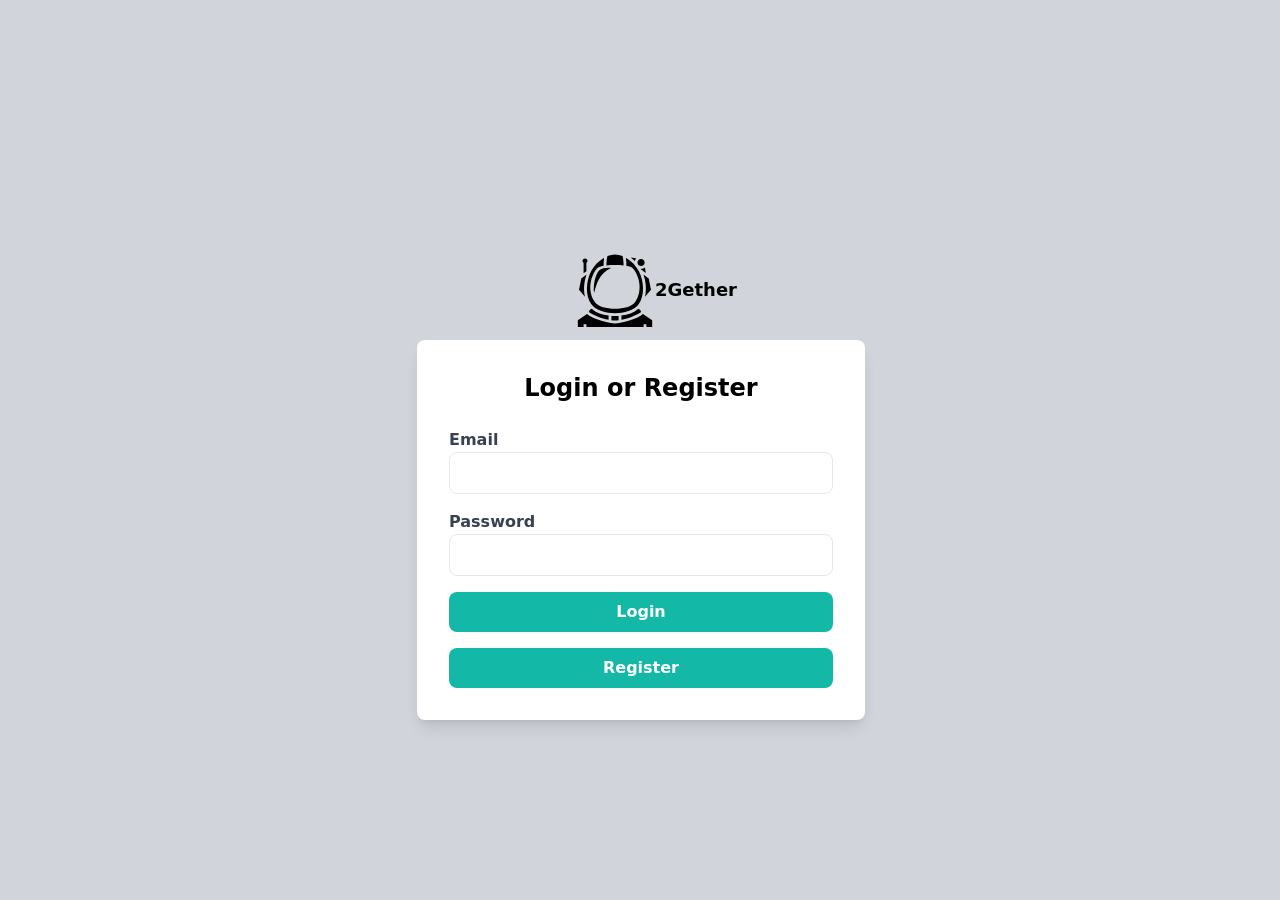
<file: index.html>
<!DOCTYPE html>
<html lang="en">
  <head>
    <meta charset="UTF-8" />
    <meta name="viewport" content="width=device-width, initial-scale=1.0" />
    <link rel="preconnect" href="https://fonts.googleapis.com" />
    <link rel="preconnect" href="https://fonts.gstatic.com" crossorigin />
    <link
      href="https://fonts.googleapis.com/css2?family=Roboto:wght@400;500;700&display=swap"
      rel="stylesheet"
    />
    <link rel="stylesheet" href="css/style.css" />
    <script type="module" src="js/auth/login.js"></script>
    <script src="js/script.js" type="module"></script>
    <title>Profile | CSS Framework</title>
  </head>
  <body>
    <main>
      <section
        class="bg-gray-300 flex items-center justify-center min-h-screen"
      >
        <div
          class="relative bottom-40 left-40 xs:left-52 sm:left-60 lg:left-60 flex justify-center items-center h-64"
        >
          <svg
            width="80"
            height="79"
            viewBox="0 0 80 79"
            fill="none"
            xmlns="http://www.w3.org/2000/svg"
          >
            <path
              d="M40 3.53485C37.4881 3.53485 34.9414 4.10811 32.4722 5.10862C32.14 6.11144 31.8664 7.37706 31.7102 8.75934C31.5055 10.5713 31.4398 12.5564 31.418 14.418C36.7092 13.8487 43.2908 13.8487 48.582 14.418C48.5602 12.5564 48.4945 10.5712 48.2898 8.75918C48.1336 7.37722 47.8602 6.11144 47.5278 5.10862C45.0586 4.10811 42.5119 3.53485 40 3.53485ZM55.7131 6.50596C57.1686 7.59008 58.5423 8.79254 59.8197 10.0768C60.0588 9.05473 60.5525 8.12553 61.2306 7.35724L55.7131 6.50596ZM29.1459 6.73495C23.728 9.84253 18.9823 14.8365 16.2472 20.0035C11.0784 29.7683 10.0456 44.1258 16.1644 53.0158C20.7478 59.6739 31.2931 62.2439 40 62.2439C48.7069 62.2439 59.2523 59.6742 63.8355 53.0156C69.9545 44.1258 68.9214 29.7683 63.7527 20.0033C61.0177 14.8363 56.272 9.84269 50.8542 6.73495C50.9445 7.29592 51.0194 7.8704 51.0852 8.45381C51.323 10.5584 51.3839 12.7874 51.3998 14.7961C54.3225 15.2808 56.5625 15.9836 57.5 16.9058C62.5 21.8238 69.3027 37.6068 60 51.332C54.1166 60.0123 25.8834 60.0123 20 51.332C10.6973 37.6068 17.5 21.8238 22.5 16.9058C23.4375 15.9836 25.6773 15.2808 28.6 14.7961C28.6161 12.7874 28.677 10.5584 28.9148 8.45381C28.9805 7.8704 29.0556 7.29592 29.1459 6.73495ZM10 7.37706C8.61922 7.37706 7.5 8.47793 7.5 9.83608C7.50004 10.2369 7.59972 10.6317 7.79036 10.986C7.98099 11.3403 8.25679 11.6434 8.59375 11.8689V22.3617L11.4062 20.2869V11.8663C11.7428 11.6411 12.0184 11.3384 12.209 10.9846C12.3996 10.6308 12.4995 10.2365 12.5 9.83608C12.5 8.47793 11.3808 7.37706 10 7.37706ZM66.0641 7.94264C64.0625 7.94264 62.4703 9.50872 62.4703 11.4775C62.4703 13.4462 64.0625 15.0123 66.0641 15.0123C68.0656 15.0123 69.6578 13.4462 69.6578 11.4775C69.6578 9.50872 68.0656 7.94264 66.0641 7.94264ZM70.0128 16.427C68.9222 17.2718 67.5506 17.7787 66.0644 17.7787C65.948 17.7787 65.8331 17.7746 65.7184 17.7684C65.845 17.9909 65.969 18.2148 66.0903 18.44L70.7547 21.8811L70.0128 16.427ZM32.6969 16.8112C30.0005 16.8251 26.8756 17.3886 24.3792 19.2887C20.2177 22.4559 17.6552 36.9264 19.1464 41.8445C21.7377 32.3516 24.1453 22.784 36.0089 17.0585C34.9133 16.8896 33.8058 16.807 32.6969 16.8112ZM11.5945 23.6058L6.27344 27.5315L4.01094 38.6597L9.97656 45.7008C8.26609 38.5508 9.07406 30.5281 11.5945 23.6058ZM68.4055 23.6058C70.9258 30.5282 71.7339 38.5508 70.0234 45.7007L75.9891 38.6594L73.7266 27.5312L68.4055 23.6058ZM16.6633 57.7761C16.1034 57.956 15.5302 58.2996 15.0567 58.7651C14.4105 59.4008 14.013 60.2144 13.9373 60.9327C13.9702 60.9887 14.0316 61.1106 14.2077 61.265C14.5909 61.6013 15.2534 62.0596 16.1025 62.5496C17.8005 63.5301 20.2509 64.6638 23.0095 65.7191C26.3184 66.985 30.0955 68.1326 33.5936 68.8512V64.6079C27.4264 63.821 21.1098 61.7916 16.6633 57.7761ZM63.3367 57.7761C58.8902 61.7913 52.5734 63.8207 46.4062 64.6076V68.8509C49.9042 68.1323 53.6813 66.9847 56.9903 65.7188C59.7489 64.6637 62.1994 63.5298 63.8973 62.5494C64.7464 62.0591 65.4089 61.6011 65.7922 61.2646C65.9683 61.1103 66.0297 60.9884 66.0625 60.9326C65.9872 60.2141 65.5895 59.4003 64.9433 58.7648C64.4698 58.2991 63.8964 57.9558 63.3367 57.7758V57.7761ZM12.0816 63.1048L2.8125 69.1829V75.9221H8.59375V73.1558H11.4062V75.9221H68.5938V73.1558H71.4062V75.9221H77.1875V69.1829L67.9184 63.1048C67.8345 63.1798 67.7497 63.2539 67.6648 63.3288C67.052 63.8662 66.2692 64.3877 65.3214 64.9351C63.4256 66.0294 60.8761 67.2009 58.0097 68.2973C52.2769 70.4902 45.3516 72.3873 40 72.3873C34.6484 72.3873 27.7231 70.4903 21.9903 68.2977C19.1239 67.2011 16.5744 66.0297 14.6786 64.9353C13.7308 64.3881 12.948 63.8664 12.3352 63.3288C12.2503 63.2539 12.1655 63.1798 12.0816 63.1048ZM36.4062 64.8848V69.3406C37.6931 69.5192 38.9081 69.6209 40 69.6209C41.0919 69.6209 42.3069 69.5192 43.5938 69.3406V64.8848C41.2009 65.0518 38.7991 65.0518 36.4062 64.8848Z"
              fill="black"
            />
          </svg>
          <h1 class="font-bold text-lg">2Gether</h1>
        </div>
        <div
          class="relative top-20 right-20 w-full max-w-md bg-white p-8 rounded-lg shadow-lg"
        >
          <h2 class="text-2xl font-bold text-center mb-6">Login or Register</h2>

          <form
            name="auth"
            action="profile.html"
            method="POST"
            class="space-y-4"
          >
            <div id="message"></div>
            <div>
              <label for="email" class="block text-gray-700 font-semibold"
                >Email</label
              >
              <input
                type="text"
                id="email"
                name="email"
                required
                class="w-full px-4 py-2 border rounded-lg focus:outline-none focus:border-blue-500"
              />
            </div>
            <div>
              <label for="password" class="block text-gray-700 font-semibold"
                >Password</label
              >
              <input
                type="password"
                id="password"
                name="password"
                minlength="8"
                required
                class="w-full px-4 py-2 border rounded-lg focus:outline-none focus:border-blue-500"
              />
            </div>
            <button
              type="submit"
              name="submit"
              id="submit"
              class="w-full bg-teal-500 text-white py-2 rounded-lg font-semibold hover:bg-teal-300 transition-colors"
            >
              Login
            </button>
            <a
              href="register.html"
              class="w-full inline-block text-center bg-teal-500 text-white py-2 rounded-lg font-semibold hover:bg-teal-300 transition-colors"
            >
              Register
            </a>
          </form>
        </div>
      </section>
    </main>
  </body>
</html>
</file>
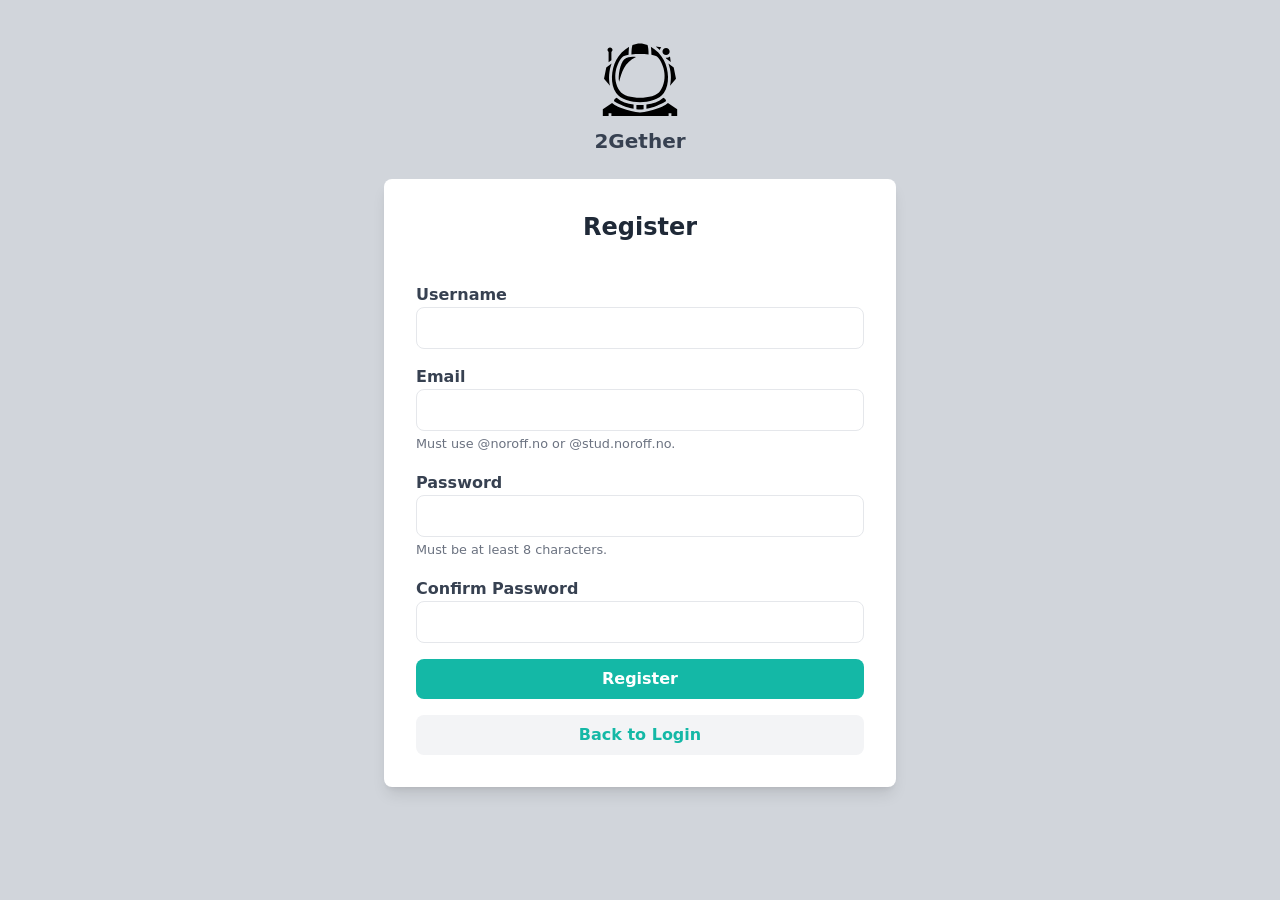
<file: register.html>
<!DOCTYPE html>
<html lang="en">
  <head>
    <meta charset="UTF-8" />
    <meta name="viewport" content="width=device-width, initial-scale=1.0" />
    <title>CSS Framework|Register</title>
    <link rel="stylesheet" href="css/style.css" />
    <script src="js/auth/register.js" type="module"></script>
    <script src="js/script.js" type="module"></script>
  </head>
  <body class="bg-gray-300 flex items-center justify-center min-h-screen">
    <!-- Logo Section -->
    <main class="absolute top-10 w-full flex flex-col items-center">
      <!-- Logo Section -->
      <div class="flex flex-col items-center space-y-2 mb-6">
        <svg
          width="80"
          height="79"
          viewBox="0 0 80 79"
          fill="none"
          xmlns="http://www.w3.org/2000/svg"
        >
          <path
            d="M40 3.53485C37.4881 3.53485 34.9414 4.10811 32.4722 5.10862C32.14 6.11144 31.8664 7.37706 31.7102 8.75934C31.5055 10.5713 31.4398 12.5564 31.418 14.418C36.7092 13.8487 43.2908 13.8487 48.582 14.418C48.5602 12.5564 48.4945 10.5712 48.2898 8.75918C48.1336 7.37722 47.8602 6.11144 47.5278 5.10862C45.0586 4.10811 42.5119 3.53485 40 3.53485ZM55.7131 6.50596C57.1686 7.59008 58.5423 8.79254 59.8197 10.0768C60.0588 9.05473 60.5525 8.12553 61.2306 7.35724L55.7131 6.50596ZM29.1459 6.73495C23.728 9.84253 18.9823 14.8365 16.2472 20.0035C11.0784 29.7683 10.0456 44.1258 16.1644 53.0158C20.7478 59.6739 31.2931 62.2439 40 62.2439C48.7069 62.2439 59.2523 59.6742 63.8355 53.0156C69.9545 44.1258 68.9214 29.7683 63.7527 20.0033C61.0177 14.8363 56.272 9.84269 50.8542 6.73495C50.9445 7.29592 51.0194 7.8704 51.0852 8.45381C51.323 10.5584 51.3839 12.7874 51.3998 14.7961C54.3225 15.2808 56.5625 15.9836 57.5 16.9058C62.5 21.8238 69.3027 37.6068 60 51.332C54.1166 60.0123 25.8834 60.0123 20 51.332C10.6973 37.6068 17.5 21.8238 22.5 16.9058C23.4375 15.9836 25.6773 15.2808 28.6 14.7961C28.6161 12.7874 28.677 10.5584 28.9148 8.45381C28.9805 7.8704 29.0556 7.29592 29.1459 6.73495ZM10 7.37706C8.61922 7.37706 7.5 8.47793 7.5 9.83608C7.50004 10.2369 7.59972 10.6317 7.79036 10.986C7.98099 11.3403 8.25679 11.6434 8.59375 11.8689V22.3617L11.4062 20.2869V11.8663C11.7428 11.6411 12.0184 11.3384 12.209 10.9846C12.3996 10.6308 12.4995 10.2365 12.5 9.83608C12.5 8.47793 11.3808 7.37706 10 7.37706ZM66.0641 7.94264C64.0625 7.94264 62.4703 9.50872 62.4703 11.4775C62.4703 13.4462 64.0625 15.0123 66.0641 15.0123C68.0656 15.0123 69.6578 13.4462 69.6578 11.4775C69.6578 9.50872 68.0656 7.94264 66.0641 7.94264ZM70.0128 16.427C68.9222 17.2718 67.5506 17.7787 66.0644 17.7787C65.948 17.7787 65.8331 17.7746 65.7184 17.7684C65.845 17.9909 65.969 18.2148 66.0903 18.44L70.7547 21.8811L70.0128 16.427ZM32.6969 16.8112C30.0005 16.8251 26.8756 17.3886 24.3792 19.2887C20.2177 22.4559 17.6552 36.9264 19.1464 41.8445C21.7377 32.3516 24.1453 22.784 36.0089 17.0585C34.9133 16.8896 33.8058 16.807 32.6969 16.8112ZM11.5945 23.6058L6.27344 27.5315L4.01094 38.6597L9.97656 45.7008C8.26609 38.5508 9.07406 30.5281 11.5945 23.6058ZM68.4055 23.6058C70.9258 30.5282 71.7339 38.5508 70.0234 45.7007L75.9891 38.6594L73.7266 27.5312L68.4055 23.6058ZM16.6633 57.7761C16.1034 57.956 15.5302 58.2996 15.0567 58.7651C14.4105 59.4008 14.013 60.2144 13.9373 60.9327C13.9702 60.9887 14.0316 61.1106 14.2077 61.265C14.5909 61.6013 15.2534 62.0596 16.1025 62.5496C17.8005 63.5301 20.2509 64.6638 23.0095 65.7191C26.3184 66.985 30.0955 68.1326 33.5936 68.8512V64.6079C27.4264 63.821 21.1098 61.7916 16.6633 57.7761ZM63.3367 57.7761C58.8902 61.7913 52.5734 63.8207 46.4062 64.6076V68.8509C49.9042 68.1323 53.6813 66.9847 56.9903 65.7188C59.7489 64.6637 62.1994 63.5298 63.8973 62.5494C64.7464 62.0591 65.4089 61.6011 65.7922 61.2646C65.9683 61.1103 66.0297 60.9884 66.0625 60.9326C65.9872 60.2141 65.5895 59.4003 64.9433 58.7648C64.4698 58.2991 63.8964 57.9558 63.3367 57.7758V57.7761ZM12.0816 63.1048L2.8125 69.1829V75.9221H8.59375V73.1558H11.4062V75.9221H68.5938V73.1558H71.4062V75.9221H77.1875V69.1829L67.9184 63.1048C67.8345 63.1798 67.7497 63.2539 67.6648 63.3288C67.052 63.8662 66.2692 64.3877 65.3214 64.9351C63.4256 66.0294 60.8761 67.2009 58.0097 68.2973C52.2769 70.4902 45.3516 72.3873 40 72.3873C34.6484 72.3873 27.7231 70.4903 21.9903 68.2977C19.1239 67.2011 16.5744 66.0297 14.6786 64.9353C13.7308 64.3881 12.948 63.8664 12.3352 63.3288C12.2503 63.2539 12.1655 63.1798 12.0816 63.1048ZM36.4062 64.8848V69.3406C37.6931 69.5192 38.9081 69.6209 40 69.6209C41.0919 69.6209 42.3069 69.5192 43.5938 69.3406V64.8848C41.2009 65.0518 38.7991 65.0518 36.4062 64.8848Z"
            fill="black"
          />
        </svg>
        <h1 class="font-bold text-xl text-gray-700">2Gether</h1>
      </div>

      <!-- Form Section -->
      <div
        class="w-full max-w-lg bg-white p-8 rounded-lg shadow-lg flex flex-col space-y-6"
      >
        <h2 class="text-2xl font-bold text-center text-gray-800">Register</h2>
        <form name="auth" action="profile.html" method="POST" class="space-y-4">
          <div id="message"></div>
          <div>
            <label for="name" class="block text-gray-700 font-semibold">
              Username
            </label>
            <input
              type="text"
              id="name"
              name="name"
              required
              class="w-full px-4 py-2 border rounded-lg focus:outline-none focus:border-blue-500"
            />
          </div>
          <div>
            <label for="email" class="block text-gray-700 font-semibold">
              Email
            </label>
            <input
              type="email"
              id="email"
              name="email"
              required
              class="w-full px-4 py-2 border rounded-lg focus:outline-none focus:border-blue-500"
            />
            <small class="text-gray-500">
              Must use @noroff.no or @stud.noroff.no.
            </small>
          </div>
          <div>
            <label for="password" class="block text-gray-700 font-semibold">
              Password
            </label>
            <input
              type="password"
              id="password"
              name="password"
              minlength="8"
              required
              class="w-full px-4 py-2 border rounded-lg focus:outline-none focus:border-blue-500"
            />
            <small class="text-gray-500">
              Must be at least 8 characters.
            </small>
          </div>
          <div>
            <label
              for="confirm_password"
              class="block text-gray-700 font-semibold"
            >
              Confirm Password
            </label>
            <input
              type="password"
              id="confirm_password"
              name="confirm_password"
              minlength="8"
              required
              class="w-full px-4 py-2 border rounded-lg focus:outline-none focus:border-blue-500"
            />
          </div>
          <button
            type="submit"
            name="submit"
            id="submit"
            class="w-full bg-teal-500 text-white py-2 rounded-lg font-semibold hover:bg-teal-400 transition"
          >
            Register
          </button>
          <a
            href="index.html"
            class="block text-center bg-gray-100 text-teal-500 py-2 rounded-lg font-semibold hover:bg-gray-200 transition"
          >
            Back to Login
          </a>
        </form>
      </div>
    </main>
  </body>
</html>
<a
  href="index.html"
  class="block text-center bg-gray-100 text-teal-500 py-2 rounded-lg font-semibold hover:bg-gray-200 transition"
>
  Back to Login
</a>
</file>
<file: css/style.css>
@import url("https://fonts.googleapis.com/css2?family=Roboto:wght@400;500;700&display=swap");

*, ::before, ::after{
  --tw-border-spacing-x: 0;
  --tw-border-spacing-y: 0;
  --tw-translate-x: 0;
  --tw-translate-y: 0;
  --tw-rotate: 0;
  --tw-skew-x: 0;
  --tw-skew-y: 0;
  --tw-scale-x: 1;
  --tw-scale-y: 1;
  --tw-pan-x:  ;
  --tw-pan-y:  ;
  --tw-pinch-zoom:  ;
  --tw-scroll-snap-strictness: proximity;
  --tw-gradient-from-position:  ;
  --tw-gradient-via-position:  ;
  --tw-gradient-to-position:  ;
  --tw-ordinal:  ;
  --tw-slashed-zero:  ;
  --tw-numeric-figure:  ;
  --tw-numeric-spacing:  ;
  --tw-numeric-fraction:  ;
  --tw-ring-inset:  ;
  --tw-ring-offset-width: 0px;
  --tw-ring-offset-color: #fff;
  --tw-ring-color: rgb(59 130 246 / 0.5);
  --tw-ring-offset-shadow: 0 0 #0000;
  --tw-ring-shadow: 0 0 #0000;
  --tw-shadow: 0 0 #0000;
  --tw-shadow-colored: 0 0 #0000;
  --tw-blur:  ;
  --tw-brightness:  ;
  --tw-contrast:  ;
  --tw-grayscale:  ;
  --tw-hue-rotate:  ;
  --tw-invert:  ;
  --tw-saturate:  ;
  --tw-sepia:  ;
  --tw-drop-shadow:  ;
  --tw-backdrop-blur:  ;
  --tw-backdrop-brightness:  ;
  --tw-backdrop-contrast:  ;
  --tw-backdrop-grayscale:  ;
  --tw-backdrop-hue-rotate:  ;
  --tw-backdrop-invert:  ;
  --tw-backdrop-opacity:  ;
  --tw-backdrop-saturate:  ;
  --tw-backdrop-sepia:  ;
  --tw-contain-size:  ;
  --tw-contain-layout:  ;
  --tw-contain-paint:  ;
  --tw-contain-style:  ;
}

::backdrop{
  --tw-border-spacing-x: 0;
  --tw-border-spacing-y: 0;
  --tw-translate-x: 0;
  --tw-translate-y: 0;
  --tw-rotate: 0;
  --tw-skew-x: 0;
  --tw-skew-y: 0;
  --tw-scale-x: 1;
  --tw-scale-y: 1;
  --tw-pan-x:  ;
  --tw-pan-y:  ;
  --tw-pinch-zoom:  ;
  --tw-scroll-snap-strictness: proximity;
  --tw-gradient-from-position:  ;
  --tw-gradient-via-position:  ;
  --tw-gradient-to-position:  ;
  --tw-ordinal:  ;
  --tw-slashed-zero:  ;
  --tw-numeric-figure:  ;
  --tw-numeric-spacing:  ;
  --tw-numeric-fraction:  ;
  --tw-ring-inset:  ;
  --tw-ring-offset-width: 0px;
  --tw-ring-offset-color: #fff;
  --tw-ring-color: rgb(59 130 246 / 0.5);
  --tw-ring-offset-shadow: 0 0 #0000;
  --tw-ring-shadow: 0 0 #0000;
  --tw-shadow: 0 0 #0000;
  --tw-shadow-colored: 0 0 #0000;
  --tw-blur:  ;
  --tw-brightness:  ;
  --tw-contrast:  ;
  --tw-grayscale:  ;
  --tw-hue-rotate:  ;
  --tw-invert:  ;
  --tw-saturate:  ;
  --tw-sepia:  ;
  --tw-drop-shadow:  ;
  --tw-backdrop-blur:  ;
  --tw-backdrop-brightness:  ;
  --tw-backdrop-contrast:  ;
  --tw-backdrop-grayscale:  ;
  --tw-backdrop-hue-rotate:  ;
  --tw-backdrop-invert:  ;
  --tw-backdrop-opacity:  ;
  --tw-backdrop-saturate:  ;
  --tw-backdrop-sepia:  ;
  --tw-contain-size:  ;
  --tw-contain-layout:  ;
  --tw-contain-paint:  ;
  --tw-contain-style:  ;
}

/*
! tailwindcss v3.4.14 | MIT License | https://tailwindcss.com
*/

/*
1. Prevent padding and border from affecting element width. (https://github.com/mozdevs/cssremedy/issues/4)
2. Allow adding a border to an element by just adding a border-width. (https://github.com/tailwindcss/tailwindcss/pull/116)
*/

*,
::before,
::after {
  box-sizing: border-box;
  /* 1 */
  border-width: 0;
  /* 2 */
  border-style: solid;
  /* 2 */
  border-color: #e5e7eb;
  /* 2 */
}

::before,
::after {
  --tw-content: '';
}

/*
1. Use a consistent sensible line-height in all browsers.
2. Prevent adjustments of font size after orientation changes in iOS.
3. Use a more readable tab size.
4. Use the user's configured `sans` font-family by default.
5. Use the user's configured `sans` font-feature-settings by default.
6. Use the user's configured `sans` font-variation-settings by default.
7. Disable tap highlights on iOS
*/

html,
:host {
  line-height: 1.5;
  /* 1 */
  -webkit-text-size-adjust: 100%;
  /* 2 */
  -moz-tab-size: 4;
  /* 3 */
  -o-tab-size: 4;
     tab-size: 4;
  /* 3 */
  font-family: ui-sans-serif, system-ui, sans-serif, "Apple Color Emoji", "Segoe UI Emoji", "Segoe UI Symbol", "Noto Color Emoji";
  /* 4 */
  font-feature-settings: normal;
  /* 5 */
  font-variation-settings: normal;
  /* 6 */
  -webkit-tap-highlight-color: transparent;
  /* 7 */
}

/*
1. Remove the margin in all browsers.
2. Inherit line-height from `html` so users can set them as a class directly on the `html` element.
*/

body {
  margin: 0;
  /* 1 */
  line-height: inherit;
  /* 2 */
}

/*
1. Add the correct height in Firefox.
2. Correct the inheritance of border color in Firefox. (https://bugzilla.mozilla.org/show_bug.cgi?id=190655)
3. Ensure horizontal rules are visible by default.
*/

hr {
  height: 0;
  /* 1 */
  color: inherit;
  /* 2 */
  border-top-width: 1px;
  /* 3 */
}

/*
Add the correct text decoration in Chrome, Edge, and Safari.
*/

abbr:where([title]) {
  -webkit-text-decoration: underline dotted;
          text-decoration: underline dotted;
}

/*
Remove the default font size and weight for headings.
*/

h1,
h2,
h3,
h4,
h5,
h6 {
  font-size: inherit;
  font-weight: inherit;
}

/*
Reset links to optimize for opt-in styling instead of opt-out.
*/

a {
  color: inherit;
  text-decoration: inherit;
}

/*
Add the correct font weight in Edge and Safari.
*/

b,
strong {
  font-weight: bolder;
}

/*
1. Use the user's configured `mono` font-family by default.
2. Use the user's configured `mono` font-feature-settings by default.
3. Use the user's configured `mono` font-variation-settings by default.
4. Correct the odd `em` font sizing in all browsers.
*/

code,
kbd,
samp,
pre {
  font-family: ui-monospace, SFMono-Regular, Menlo, Monaco, Consolas, "Liberation Mono", "Courier New", monospace;
  /* 1 */
  font-feature-settings: normal;
  /* 2 */
  font-variation-settings: normal;
  /* 3 */
  font-size: 1em;
  /* 4 */
}

/*
Add the correct font size in all browsers.
*/

small {
  font-size: 80%;
}

/*
Prevent `sub` and `sup` elements from affecting the line height in all browsers.
*/

sub,
sup {
  font-size: 75%;
  line-height: 0;
  position: relative;
  vertical-align: baseline;
}

sub {
  bottom: -0.25em;
}

sup {
  top: -0.5em;
}

/*
1. Remove text indentation from table contents in Chrome and Safari. (https://bugs.chromium.org/p/chromium/issues/detail?id=999088, https://bugs.webkit.org/show_bug.cgi?id=201297)
2. Correct table border color inheritance in all Chrome and Safari. (https://bugs.chromium.org/p/chromium/issues/detail?id=935729, https://bugs.webkit.org/show_bug.cgi?id=195016)
3. Remove gaps between table borders by default.
*/

table {
  text-indent: 0;
  /* 1 */
  border-color: inherit;
  /* 2 */
  border-collapse: collapse;
  /* 3 */
}

/*
1. Change the font styles in all browsers.
2. Remove the margin in Firefox and Safari.
3. Remove default padding in all browsers.
*/

button,
input,
optgroup,
select,
textarea {
  font-family: inherit;
  /* 1 */
  font-feature-settings: inherit;
  /* 1 */
  font-variation-settings: inherit;
  /* 1 */
  font-size: 100%;
  /* 1 */
  font-weight: inherit;
  /* 1 */
  line-height: inherit;
  /* 1 */
  letter-spacing: inherit;
  /* 1 */
  color: inherit;
  /* 1 */
  margin: 0;
  /* 2 */
  padding: 0;
  /* 3 */
}

/*
Remove the inheritance of text transform in Edge and Firefox.
*/

button,
select {
  text-transform: none;
}

/*
1. Correct the inability to style clickable types in iOS and Safari.
2. Remove default button styles.
*/

button,
input:where([type='button']),
input:where([type='reset']),
input:where([type='submit']) {
  -webkit-appearance: button;
  /* 1 */
  background-color: transparent;
  /* 2 */
  background-image: none;
  /* 2 */
}

/*
Use the modern Firefox focus style for all focusable elements.
*/

:-moz-focusring {
  outline: auto;
}

/*
Remove the additional `:invalid` styles in Firefox. (https://github.com/mozilla/gecko-dev/blob/2f9eacd9d3d995c937b4251a5557d95d494c9be1/layout/style/res/forms.css#L728-L737)
*/

:-moz-ui-invalid {
  box-shadow: none;
}

/*
Add the correct vertical alignment in Chrome and Firefox.
*/

progress {
  vertical-align: baseline;
}

/*
Correct the cursor style of increment and decrement buttons in Safari.
*/

::-webkit-inner-spin-button,
::-webkit-outer-spin-button {
  height: auto;
}

/*
1. Correct the odd appearance in Chrome and Safari.
2. Correct the outline style in Safari.
*/

[type='search'] {
  -webkit-appearance: textfield;
  /* 1 */
  outline-offset: -2px;
  /* 2 */
}

/*
Remove the inner padding in Chrome and Safari on macOS.
*/

::-webkit-search-decoration {
  -webkit-appearance: none;
}

/*
1. Correct the inability to style clickable types in iOS and Safari.
2. Change font properties to `inherit` in Safari.
*/

::-webkit-file-upload-button {
  -webkit-appearance: button;
  /* 1 */
  font: inherit;
  /* 2 */
}

/*
Add the correct display in Chrome and Safari.
*/

summary {
  display: list-item;
}

/*
Removes the default spacing and border for appropriate elements.
*/

blockquote,
dl,
dd,
h1,
h2,
h3,
h4,
h5,
h6,
hr,
figure,
p,
pre {
  margin: 0;
}

fieldset {
  margin: 0;
  padding: 0;
}

legend {
  padding: 0;
}

ol,
ul,
menu {
  list-style: none;
  margin: 0;
  padding: 0;
}

/*
Reset default styling for dialogs.
*/

dialog {
  padding: 0;
}

/*
Prevent resizing textareas horizontally by default.
*/

textarea {
  resize: vertical;
}

/*
1. Reset the default placeholder opacity in Firefox. (https://github.com/tailwindlabs/tailwindcss/issues/3300)
2. Set the default placeholder color to the user's configured gray 400 color.
*/

input::-moz-placeholder, textarea::-moz-placeholder {
  opacity: 1;
  /* 1 */
  color: #9ca3af;
  /* 2 */
}

input::placeholder,
textarea::placeholder {
  opacity: 1;
  /* 1 */
  color: #9ca3af;
  /* 2 */
}

/*
Set the default cursor for buttons.
*/

button,
[role="button"] {
  cursor: pointer;
}

/*
Make sure disabled buttons don't get the pointer cursor.
*/

:disabled {
  cursor: default;
}

/*
1. Make replaced elements `display: block` by default. (https://github.com/mozdevs/cssremedy/issues/14)
2. Add `vertical-align: middle` to align replaced elements more sensibly by default. (https://github.com/jensimmons/cssremedy/issues/14#issuecomment-634934210)
   This can trigger a poorly considered lint error in some tools but is included by design.
*/

img,
svg,
video,
canvas,
audio,
iframe,
embed,
object {
  display: block;
  /* 1 */
  vertical-align: middle;
  /* 2 */
}

/*
Constrain images and videos to the parent width and preserve their intrinsic aspect ratio. (https://github.com/mozdevs/cssremedy/issues/14)
*/

img,
video {
  max-width: 100%;
  height: auto;
}

/* Make elements with the HTML hidden attribute stay hidden by default */

[hidden]:where(:not([hidden="until-found"])) {
  display: none;
}

.container{
  width: 100%;
}

@media (min-width: 380px){
  .container{
    max-width: 380px;
  }
}

@media (min-width: 500px){
  .container{
    max-width: 500px;
  }
}

@media (min-width: 768px){
  .container{
    max-width: 768px;
  }
}

@media (min-width: 1024px){
  .container{
    max-width: 1024px;
  }
}

@media (min-width: 1280px){
  .container{
    max-width: 1280px;
  }
}

@media (min-width: 1920px){
  .container{
    max-width: 1920px;
  }
}

.pointer-events-none{
  pointer-events: none;
}

.fixed{
  position: fixed;
}

.absolute{
  position: absolute;
}

.relative{
  position: relative;
}

.inset-0{
  inset: 0px;
}

.bottom-40{
  bottom: 10rem;
}

.left-2{
  left: 0.5rem;
}

.left-40{
  left: 10rem;
}

.left-5{
  left: 1.25rem;
}

.right-20{
  right: 5rem;
}

.top-10{
  top: 2.5rem;
}

.top-2{
  top: 0.5rem;
}

.top-20{
  top: 5rem;
}

.m-10{
  margin: 2.5rem;
}

.m-20{
  margin: 5rem;
}

.m-52{
  margin: 13rem;
}

.m-96{
  margin: 24rem;
}

.m-4{
  margin: 1rem;
}

.mx-auto{
  margin-left: auto;
  margin-right: auto;
}

.mb-2{
  margin-bottom: 0.5rem;
}

.mb-3{
  margin-bottom: 0.75rem;
}

.mb-4{
  margin-bottom: 1rem;
}

.mb-6{
  margin-bottom: 1.5rem;
}

.ml-3{
  margin-left: 0.75rem;
}

.ml-96{
  margin-left: 24rem;
}

.mt-2{
  margin-top: 0.5rem;
}

.mt-4{
  margin-top: 1rem;
}

.mr-96{
  margin-right: 24rem;
}

.ml-52{
  margin-left: 13rem;
}

.block{
  display: block;
}

.inline-block{
  display: inline-block;
}

.flex{
  display: flex;
}

.grid{
  display: grid;
}

.hidden{
  display: none;
}

.h-10{
  height: 2.5rem;
}

.h-16{
  height: 4rem;
}

.h-32{
  height: 8rem;
}

.h-5{
  height: 1.25rem;
}

.h-6{
  height: 1.5rem;
}

.h-64{
  height: 16rem;
}

.h-7{
  height: 1.75rem;
}

.h-8{
  height: 2rem;
}

.h-auto{
  height: auto;
}

.min-h-screen{
  min-height: 100vh;
}

.w-10{
  width: 2.5rem;
}

.w-16{
  width: 4rem;
}

.w-5{
  width: 1.25rem;
}

.w-6{
  width: 1.5rem;
}

.w-7{
  width: 1.75rem;
}

.w-8{
  width: 2rem;
}

.w-auto{
  width: auto;
}

.w-full{
  width: 100%;
}

.max-w-4xl{
  max-width: 56rem;
}

.max-w-full{
  max-width: 100%;
}

.max-w-lg{
  max-width: 32rem;
}

.max-w-md{
  max-width: 28rem;
}

.flex-1{
  flex: 1 1 0%;
}

.transform{
  transform: translate(var(--tw-translate-x), var(--tw-translate-y)) rotate(var(--tw-rotate)) skewX(var(--tw-skew-x)) skewY(var(--tw-skew-y)) scaleX(var(--tw-scale-x)) scaleY(var(--tw-scale-y));
}

.grid-cols-1{
  grid-template-columns: repeat(1, minmax(0, 1fr));
}

.flex-col{
  flex-direction: column;
}

.items-center{
  align-items: center;
}

.justify-start{
  justify-content: flex-start;
}

.justify-end{
  justify-content: flex-end;
}

.justify-center{
  justify-content: center;
}

.justify-between{
  justify-content: space-between;
}

.gap-1{
  gap: 0.25rem;
}

.gap-4{
  gap: 1rem;
}

.gap-6{
  gap: 1.5rem;
}

.space-x-3 > :not([hidden]) ~ :not([hidden]){
  --tw-space-x-reverse: 0;
  margin-right: calc(0.75rem * var(--tw-space-x-reverse));
  margin-left: calc(0.75rem * calc(1 - var(--tw-space-x-reverse)));
}

.space-x-4 > :not([hidden]) ~ :not([hidden]){
  --tw-space-x-reverse: 0;
  margin-right: calc(1rem * var(--tw-space-x-reverse));
  margin-left: calc(1rem * calc(1 - var(--tw-space-x-reverse)));
}

.space-y-2 > :not([hidden]) ~ :not([hidden]){
  --tw-space-y-reverse: 0;
  margin-top: calc(0.5rem * calc(1 - var(--tw-space-y-reverse)));
  margin-bottom: calc(0.5rem * var(--tw-space-y-reverse));
}

.space-y-4 > :not([hidden]) ~ :not([hidden]){
  --tw-space-y-reverse: 0;
  margin-top: calc(1rem * calc(1 - var(--tw-space-y-reverse)));
  margin-bottom: calc(1rem * var(--tw-space-y-reverse));
}

.space-y-6 > :not([hidden]) ~ :not([hidden]){
  --tw-space-y-reverse: 0;
  margin-top: calc(1.5rem * calc(1 - var(--tw-space-y-reverse)));
  margin-bottom: calc(1.5rem * var(--tw-space-y-reverse));
}

.overflow-hidden{
  overflow: hidden;
}

.rounded-2xl{
  border-radius: 1rem;
}

.rounded-lg{
  border-radius: 0.5rem;
}

.rounded-md{
  border-radius: 0.375rem;
}

.border{
  border-width: 1px;
}

.border-2{
  border-width: 2px;
}

.border-b-4{
  border-bottom-width: 4px;
}

.border-dashed{
  border-style: dashed;
}

.border-none{
  border-style: none;
}

.border-customNav{
  --tw-border-opacity: 1;
  border-color: rgb(172 169 187 / var(--tw-border-opacity));
}

.border-gray-300{
  --tw-border-opacity: 1;
  border-color: rgb(209 213 219 / var(--tw-border-opacity));
}

.bg-black{
  --tw-bg-opacity: 1;
  background-color: rgb(0 0 0 / var(--tw-bg-opacity));
}

.bg-blue-600{
  --tw-bg-opacity: 1;
  background-color: rgb(37 99 235 / var(--tw-bg-opacity));
}

.bg-customPurple{
  --tw-bg-opacity: 1;
  background-color: rgb(134 133 239 / var(--tw-bg-opacity));
}

.bg-gray-100{
  --tw-bg-opacity: 1;
  background-color: rgb(243 244 246 / var(--tw-bg-opacity));
}

.bg-gray-300{
  --tw-bg-opacity: 1;
  background-color: rgb(209 213 219 / var(--tw-bg-opacity));
}

.bg-teal-500{
  --tw-bg-opacity: 1;
  background-color: rgb(20 184 166 / var(--tw-bg-opacity));
}

.bg-white{
  --tw-bg-opacity: 1;
  background-color: rgb(255 255 255 / var(--tw-bg-opacity));
}

.bg-gray-500{
  --tw-bg-opacity: 1;
  background-color: rgb(107 114 128 / var(--tw-bg-opacity));
}

.bg-blue-500{
  --tw-bg-opacity: 1;
  background-color: rgb(59 130 246 / var(--tw-bg-opacity));
}

.bg-red-500{
  --tw-bg-opacity: 1;
  background-color: rgb(239 68 68 / var(--tw-bg-opacity));
}

.bg-green-600{
  --tw-bg-opacity: 1;
  background-color: rgb(22 163 74 / var(--tw-bg-opacity));
}

.bg-opacity-50{
  --tw-bg-opacity: 0.5;
}

.p-2{
  padding: 0.5rem;
}

.p-4{
  padding: 1rem;
}

.p-6{
  padding: 1.5rem;
}

.p-8{
  padding: 2rem;
}

.px-2{
  padding-left: 0.5rem;
  padding-right: 0.5rem;
}

.px-3{
  padding-left: 0.75rem;
  padding-right: 0.75rem;
}

.px-4{
  padding-left: 1rem;
  padding-right: 1rem;
}

.px-6{
  padding-left: 1.5rem;
  padding-right: 1.5rem;
}

.py-1\.5{
  padding-top: 0.375rem;
  padding-bottom: 0.375rem;
}

.py-2{
  padding-top: 0.5rem;
  padding-bottom: 0.5rem;
}

.py-3{
  padding-top: 0.75rem;
  padding-bottom: 0.75rem;
}

.py-4{
  padding-top: 1rem;
  padding-bottom: 1rem;
}

.pl-10{
  padding-left: 2.5rem;
}

.pr-3{
  padding-right: 0.75rem;
}

.text-center{
  text-align: center;
}

.font-rob{
  font-family: roboto;
}

.text-2xl{
  font-size: 1.5rem;
  line-height: 2rem;
}

.text-lg{
  font-size: 1.125rem;
  line-height: 1.75rem;
}

.text-sm{
  font-size: 0.875rem;
  line-height: 1.25rem;
}

.text-xl{
  font-size: 1.25rem;
  line-height: 1.75rem;
}

.font-bold{
  font-weight: 700;
}

.font-medium{
  font-weight: 500;
}

.font-semibold{
  font-weight: 600;
}

.text-black{
  --tw-text-opacity: 1;
  color: rgb(0 0 0 / var(--tw-text-opacity));
}

.text-gray-400{
  --tw-text-opacity: 1;
  color: rgb(156 163 175 / var(--tw-text-opacity));
}

.text-gray-500{
  --tw-text-opacity: 1;
  color: rgb(107 114 128 / var(--tw-text-opacity));
}

.text-gray-600{
  --tw-text-opacity: 1;
  color: rgb(75 85 99 / var(--tw-text-opacity));
}

.text-gray-700{
  --tw-text-opacity: 1;
  color: rgb(55 65 81 / var(--tw-text-opacity));
}

.text-gray-800{
  --tw-text-opacity: 1;
  color: rgb(31 41 55 / var(--tw-text-opacity));
}

.text-gray-900{
  --tw-text-opacity: 1;
  color: rgb(17 24 39 / var(--tw-text-opacity));
}

.text-teal-500{
  --tw-text-opacity: 1;
  color: rgb(20 184 166 / var(--tw-text-opacity));
}

.text-white{
  --tw-text-opacity: 1;
  color: rgb(255 255 255 / var(--tw-text-opacity));
}

.placeholder-customNav::-moz-placeholder{
  --tw-placeholder-opacity: 1;
  color: rgb(172 169 187 / var(--tw-placeholder-opacity));
}

.placeholder-customNav::placeholder{
  --tw-placeholder-opacity: 1;
  color: rgb(172 169 187 / var(--tw-placeholder-opacity));
}

.placeholder-gray-500::-moz-placeholder{
  --tw-placeholder-opacity: 1;
  color: rgb(107 114 128 / var(--tw-placeholder-opacity));
}

.placeholder-gray-500::placeholder{
  --tw-placeholder-opacity: 1;
  color: rgb(107 114 128 / var(--tw-placeholder-opacity));
}

.shadow{
  --tw-shadow: 0 1px 3px 0 rgb(0 0 0 / 0.1), 0 1px 2px -1px rgb(0 0 0 / 0.1);
  --tw-shadow-colored: 0 1px 3px 0 var(--tw-shadow-color), 0 1px 2px -1px var(--tw-shadow-color);
  box-shadow: var(--tw-ring-offset-shadow, 0 0 #0000), var(--tw-ring-shadow, 0 0 #0000), var(--tw-shadow);
}

.shadow-lg{
  --tw-shadow: 0 10px 15px -3px rgb(0 0 0 / 0.1), 0 4px 6px -4px rgb(0 0 0 / 0.1);
  --tw-shadow-colored: 0 10px 15px -3px var(--tw-shadow-color), 0 4px 6px -4px var(--tw-shadow-color);
  box-shadow: var(--tw-ring-offset-shadow, 0 0 #0000), var(--tw-ring-shadow, 0 0 #0000), var(--tw-shadow);
}

.shadow-md{
  --tw-shadow: 0 4px 6px -1px rgb(0 0 0 / 0.1), 0 2px 4px -2px rgb(0 0 0 / 0.1);
  --tw-shadow-colored: 0 4px 6px -1px var(--tw-shadow-color), 0 2px 4px -2px var(--tw-shadow-color);
  box-shadow: var(--tw-ring-offset-shadow, 0 0 #0000), var(--tw-ring-shadow, 0 0 #0000), var(--tw-shadow);
}

.ring-2{
  --tw-ring-offset-shadow: var(--tw-ring-inset) 0 0 0 var(--tw-ring-offset-width) var(--tw-ring-offset-color);
  --tw-ring-shadow: var(--tw-ring-inset) 0 0 0 calc(2px + var(--tw-ring-offset-width)) var(--tw-ring-color);
  box-shadow: var(--tw-ring-offset-shadow), var(--tw-ring-shadow), var(--tw-shadow, 0 0 #0000);
}

.ring-customNav{
  --tw-ring-opacity: 1;
  --tw-ring-color: rgb(172 169 187 / var(--tw-ring-opacity));
}

.ring-gray-300{
  --tw-ring-opacity: 1;
  --tw-ring-color: rgb(209 213 219 / var(--tw-ring-opacity));
}

.filter{
  filter: var(--tw-blur) var(--tw-brightness) var(--tw-contrast) var(--tw-grayscale) var(--tw-hue-rotate) var(--tw-invert) var(--tw-saturate) var(--tw-sepia) var(--tw-drop-shadow);
}

.transition{
  transition-property: color, background-color, border-color, text-decoration-color, fill, stroke, opacity, box-shadow, transform, filter, -webkit-backdrop-filter;
  transition-property: color, background-color, border-color, text-decoration-color, fill, stroke, opacity, box-shadow, transform, filter, backdrop-filter;
  transition-property: color, background-color, border-color, text-decoration-color, fill, stroke, opacity, box-shadow, transform, filter, backdrop-filter, -webkit-backdrop-filter;
  transition-timing-function: cubic-bezier(0.4, 0, 0.2, 1);
  transition-duration: 150ms;
}

.transition-all{
  transition-property: all;
  transition-timing-function: cubic-bezier(0.4, 0, 0.2, 1);
  transition-duration: 150ms;
}

.transition-colors{
  transition-property: color, background-color, border-color, text-decoration-color, fill, stroke;
  transition-timing-function: cubic-bezier(0.4, 0, 0.2, 1);
  transition-duration: 150ms;
}

.duration-300{
  transition-duration: 300ms;
}

.focus-within\:text-black:focus-within{
  --tw-text-opacity: 1;
  color: rgb(0 0 0 / var(--tw-text-opacity));
}

.hover\:scale-105:hover{
  --tw-scale-x: 1.05;
  --tw-scale-y: 1.05;
  transform: translate(var(--tw-translate-x), var(--tw-translate-y)) rotate(var(--tw-rotate)) skewX(var(--tw-skew-x)) skewY(var(--tw-skew-y)) scaleX(var(--tw-scale-x)) scaleY(var(--tw-scale-y));
}

.hover\:bg-blue-700:hover{
  --tw-bg-opacity: 1;
  background-color: rgb(29 78 216 / var(--tw-bg-opacity));
}

.hover\:bg-gray-200:hover{
  --tw-bg-opacity: 1;
  background-color: rgb(229 231 235 / var(--tw-bg-opacity));
}

.hover\:bg-teal-300:hover{
  --tw-bg-opacity: 1;
  background-color: rgb(94 234 212 / var(--tw-bg-opacity));
}

.hover\:bg-teal-400:hover{
  --tw-bg-opacity: 1;
  background-color: rgb(45 212 191 / var(--tw-bg-opacity));
}

.hover\:bg-blue-600:hover{
  --tw-bg-opacity: 1;
  background-color: rgb(37 99 235 / var(--tw-bg-opacity));
}

.hover\:bg-red-600:hover{
  --tw-bg-opacity: 1;
  background-color: rgb(220 38 38 / var(--tw-bg-opacity));
}

.hover\:bg-purple-600:hover{
  --tw-bg-opacity: 1;
  background-color: rgb(147 51 234 / var(--tw-bg-opacity));
}

.hover\:bg-teal-600:hover{
  --tw-bg-opacity: 1;
  background-color: rgb(13 148 136 / var(--tw-bg-opacity));
}

.hover\:bg-green-700:hover{
  --tw-bg-opacity: 1;
  background-color: rgb(21 128 61 / var(--tw-bg-opacity));
}

.hover\:text-blue-500:hover{
  --tw-text-opacity: 1;
  color: rgb(59 130 246 / var(--tw-text-opacity));
}

.hover\:text-gray-700:hover{
  --tw-text-opacity: 1;
  color: rgb(55 65 81 / var(--tw-text-opacity));
}

.hover\:text-gray-800:hover{
  --tw-text-opacity: 1;
  color: rgb(31 41 55 / var(--tw-text-opacity));
}

.hover\:text-green-500:hover{
  --tw-text-opacity: 1;
  color: rgb(34 197 94 / var(--tw-text-opacity));
}

.hover\:text-red-500:hover{
  --tw-text-opacity: 1;
  color: rgb(239 68 68 / var(--tw-text-opacity));
}

.hover\:text-white:hover{
  --tw-text-opacity: 1;
  color: rgb(255 255 255 / var(--tw-text-opacity));
}

.focus\:border-blue-500:focus{
  --tw-border-opacity: 1;
  border-color: rgb(59 130 246 / var(--tw-border-opacity));
}

.focus\:outline-none:focus{
  outline: 2px solid transparent;
  outline-offset: 2px;
}

.focus\:ring-2:focus{
  --tw-ring-offset-shadow: var(--tw-ring-inset) 0 0 0 var(--tw-ring-offset-width) var(--tw-ring-offset-color);
  --tw-ring-shadow: var(--tw-ring-inset) 0 0 0 calc(2px + var(--tw-ring-offset-width)) var(--tw-ring-color);
  box-shadow: var(--tw-ring-offset-shadow), var(--tw-ring-shadow), var(--tw-shadow, 0 0 #0000);
}

.focus\:ring-blue-500:focus{
  --tw-ring-opacity: 1;
  --tw-ring-color: rgb(59 130 246 / var(--tw-ring-opacity));
}

.focus\:ring-gray-500:focus{
  --tw-ring-opacity: 1;
  --tw-ring-color: rgb(107 114 128 / var(--tw-ring-opacity));
}

@media (min-width: 380px){
  .xs\:relative{
    position: relative;
  }

  .xs\:left-52{
    left: 13rem;
  }

  .xs\:w-10{
    width: 2.5rem;
  }
}

@media (min-width: 500px){
  .sm\:left-1{
    left: 0.25rem;
  }

  .sm\:left-60{
    left: 15rem;
  }

  .sm\:w-10{
    width: 2.5rem;
  }

  .sm\:max-w-md{
    max-width: 28rem;
  }

  .sm\:flex-row{
    flex-direction: row;
  }
}

@media (min-width: 768px){
  .md\:left-1{
    left: 0.25rem;
  }

  .md\:flex{
    display: flex;
  }

  .md\:hidden{
    display: none;
  }

  .md\:h-20{
    height: 5rem;
  }

  .md\:w-12{
    width: 3rem;
  }

  .md\:w-20{
    width: 5rem;
  }

  .md\:flex-row{
    flex-direction: row;
  }

  .md\:justify-start{
    justify-content: flex-start;
  }

  .md\:text-left{
    text-align: left;
  }
}

@media (min-width: 1024px){
  .lg\:left-60{
    left: 15rem;
  }

  .lg\:w-16{
    width: 4rem;
  }
}

@media (min-width: 1280px){
  .xl\:left-1{
    left: 0.25rem;
  }
}
</file>
